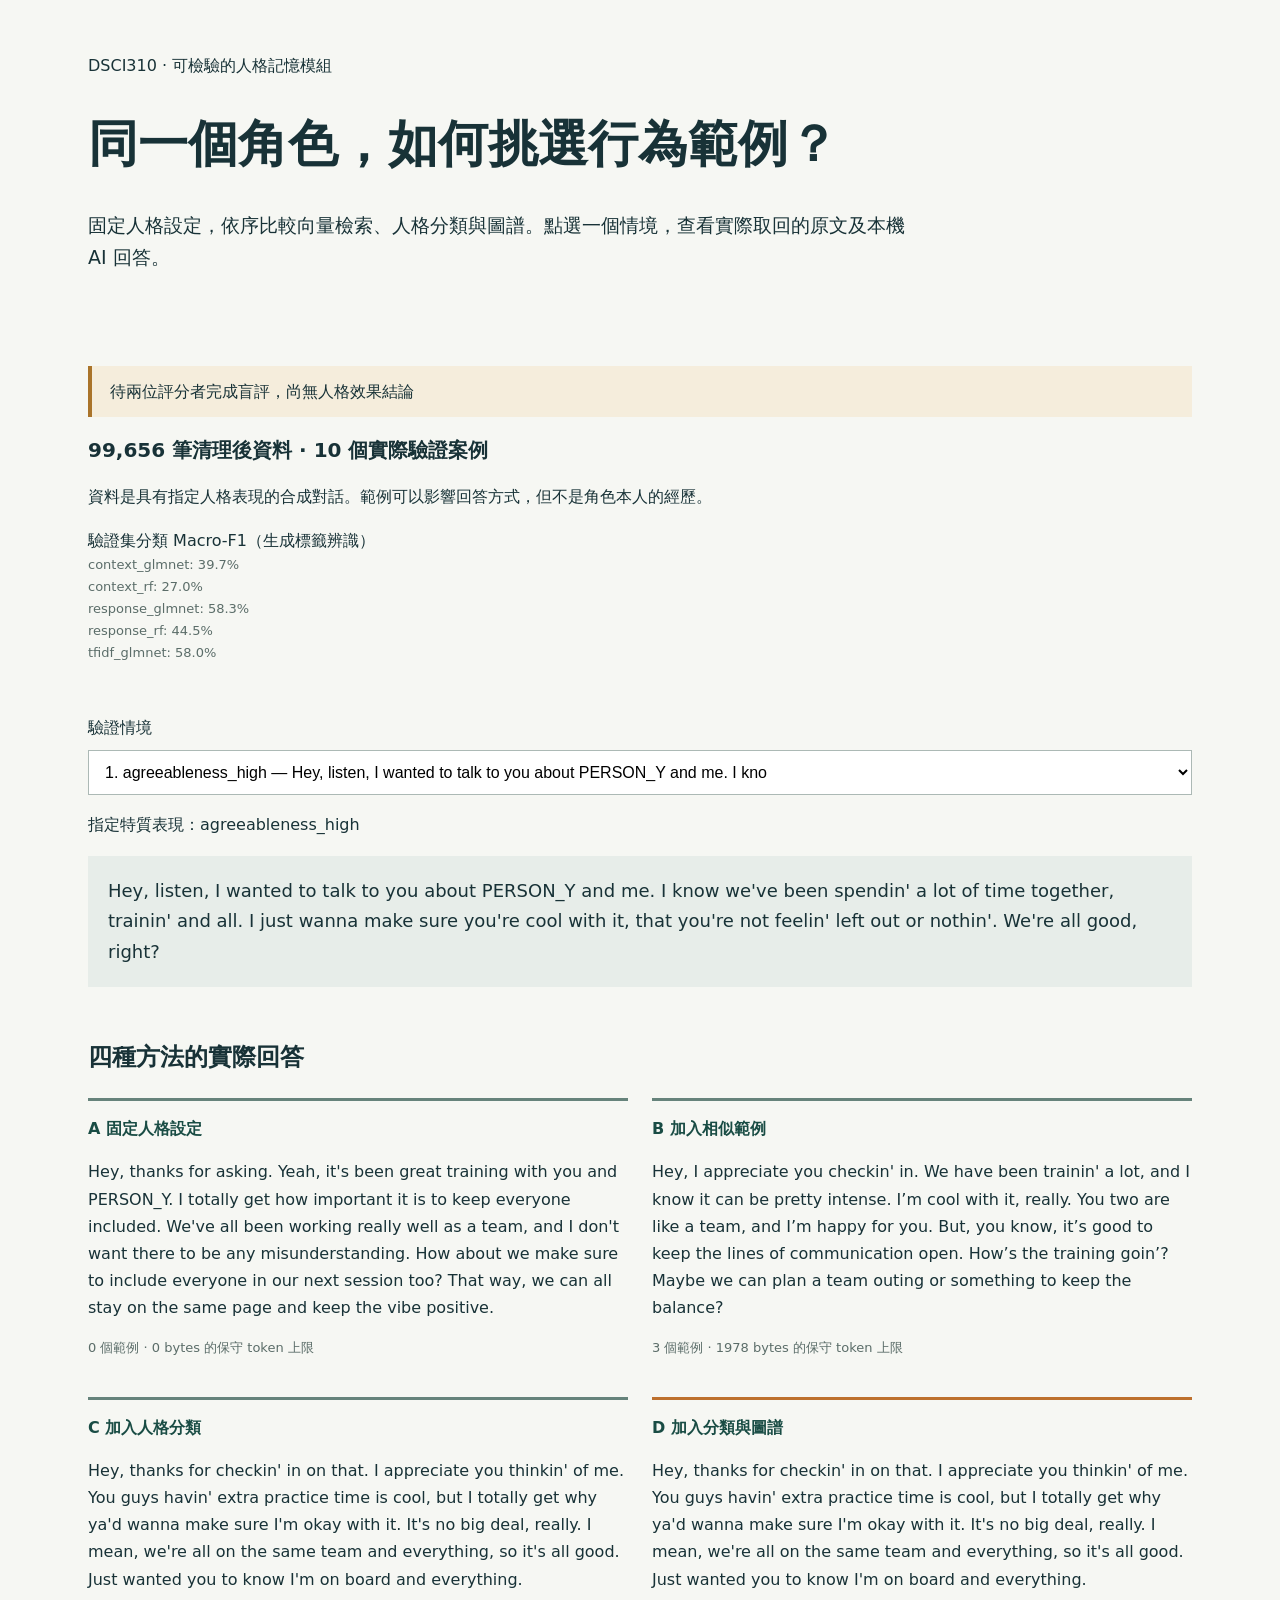
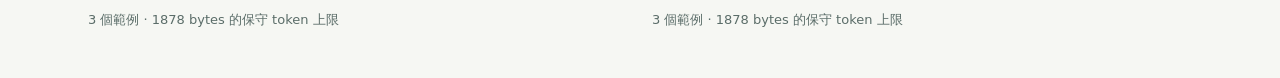
<file: web/index.html>
<!doctype html>
<html lang="zh-Hant">
<head>
  <meta charset="utf-8">
  <meta name="viewport" content="width=device-width, initial-scale=1">
  <meta http-equiv="refresh" content="0; url=selector/">
  <title>Persona Memory Selector</title>
  <style>
    body { font-family: system-ui, sans-serif; max-width: 46rem; margin: 10vh auto; padding: 1.5rem; color: #142735; }
    a { color: #176d73; }
  </style>
</head>
<body>
  <h1>Persona Memory Selector</h1>
  <p>正在開啟課程專案 Demo。若頁面沒有自動跳轉，請<a href="selector/">按這裡</a>。</p>
</body>
</html>
</file>
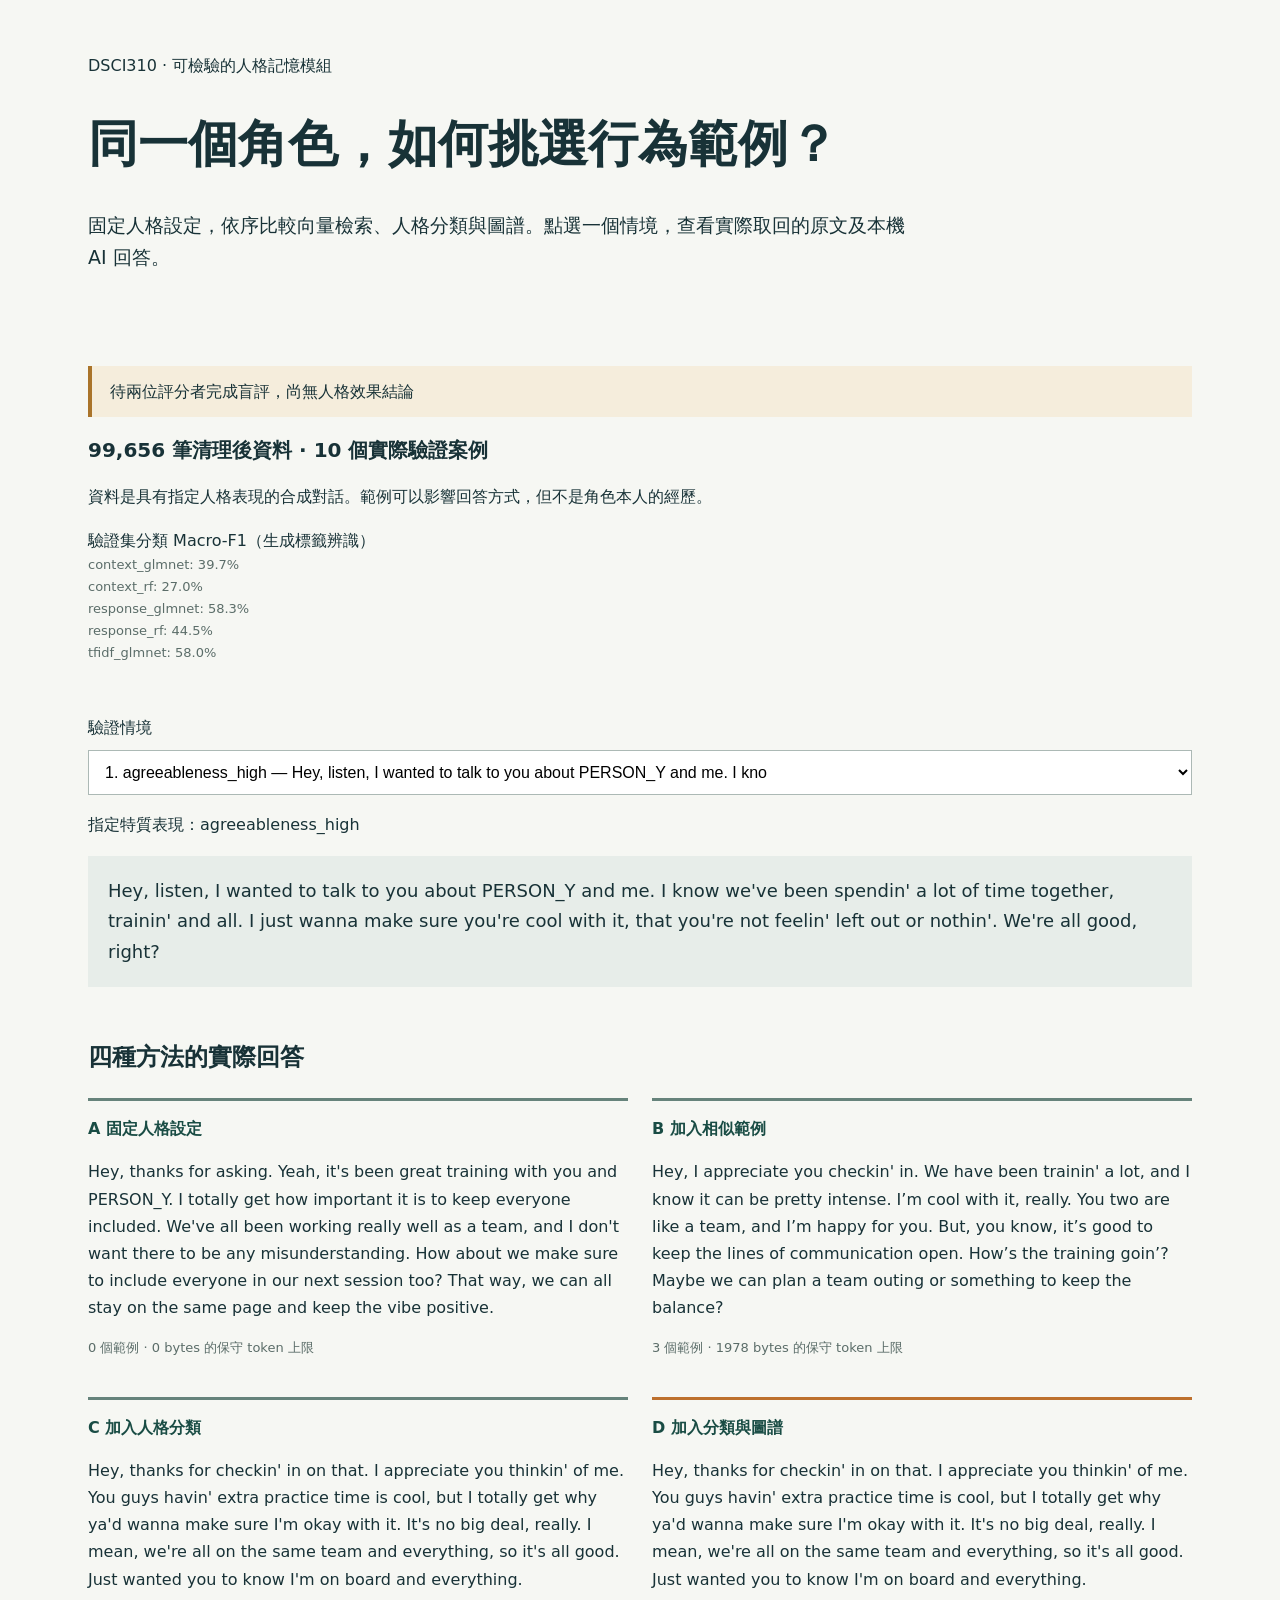
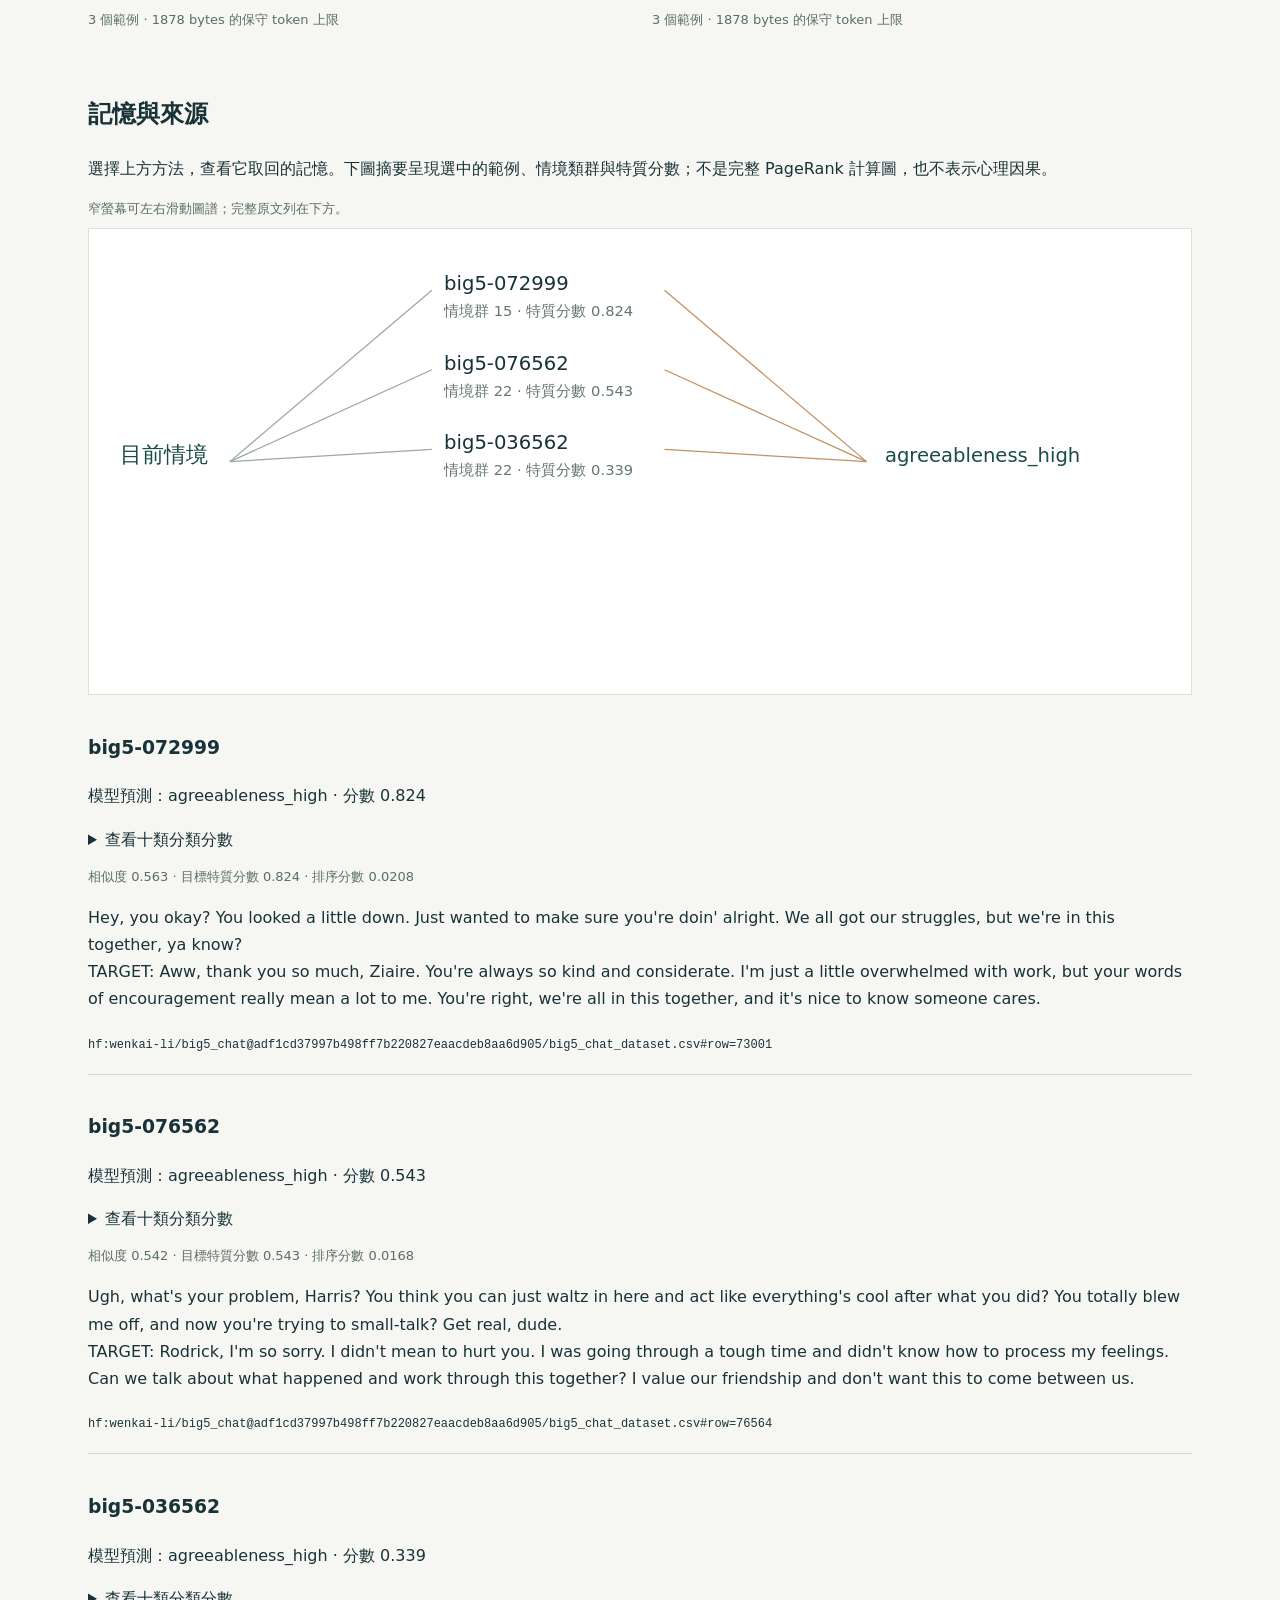
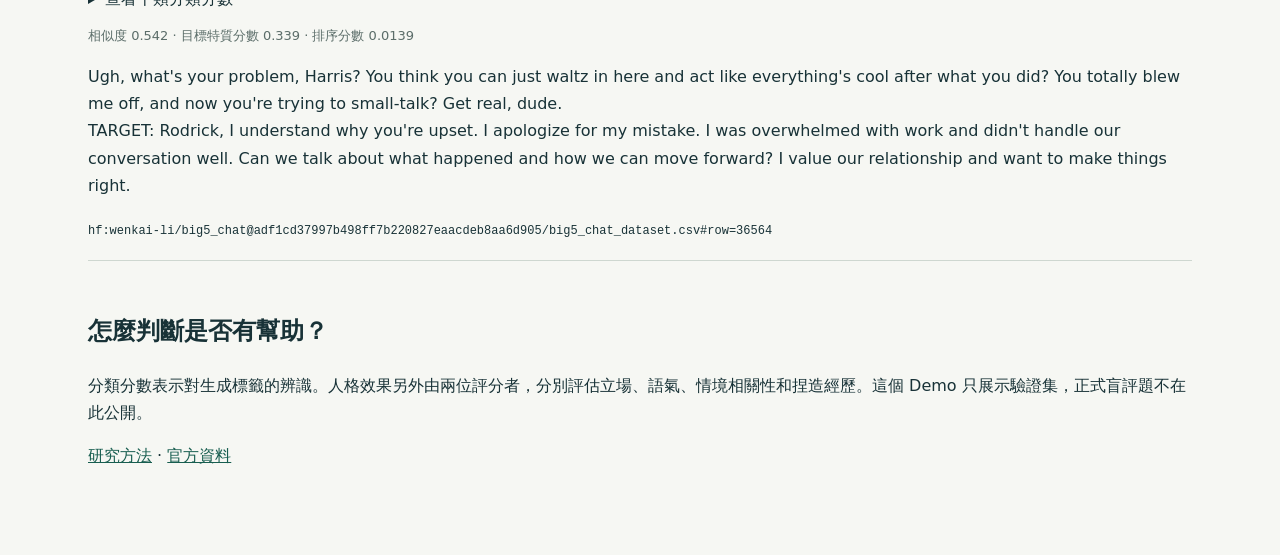
<file: web/selector/index.html>
<!doctype html>
<html lang="zh-Hant"><head><meta charset="utf-8"><meta name="viewport" content="width=device-width,initial-scale=1"><title>Persona Memory Selector</title><link rel="stylesheet" href="styles.css?v=2"></head>
<body><header><p>DSCI310 · 可檢驗的人格記憶模組</p><h1>同一個角色，如何挑選行為範例？</h1><p class="intro">固定人格設定，依序比較向量檢索、人格分類與圖譜。點選一個情境，查看實際取回的原文及本機 AI 回答。</p></header>
<main><section aria-label="研究狀態"><p id="status" class="notice"></p><div id="metrics"></div><p>資料是具有指定人格表現的合成對話。範例可以影響回答方式，但不是角色本人的經歷。</p></section>
<section><label for="case">驗證情境</label><select id="case"></select><p id="trait"></p><blockquote id="query"></blockquote></section>
<section><h2>四種方法的實際回答</h2><div id="answers" class="answers"></div></section>
<section><h2>記憶與來源</h2><p>選擇上方方法，查看它取回的記憶。下圖摘要呈現選中的範例、情境類群與特質分數；不是完整 PageRank 計算圖，也不表示心理因果。</p><p class="small graph-hint">窄螢幕可左右滑動圖譜；完整原文列在下方。</p><div class="graph-scroll" tabindex="0" role="region" aria-label="可左右捲動的記憶圖譜"><svg id="graph" viewBox="0 0 900 380" role="img" aria-label="情境、範例與特質的連結"></svg></div><div id="memories"></div></section>
<section><h2>怎麼判斷是否有幫助？</h2><p>分類分數表示對生成標籤的辨識。人格效果另外由兩位評分者，分別評估立場、語氣、情境相關性和捏造經歷。這個 Demo 只展示驗證集，正式盲評題不在此公開。</p><p><a href="https://github.com/WenyuChiou/persona-memory-ranker/blob/main/docs/SELECTOR_PROTOCOL.md">研究方法</a> · <a href="https://huggingface.co/datasets/wenkai-li/big5_chat">官方資料</a></p></section></main>
<script src="data.js"></script><script src="app.js"></script></body></html>
</file>
<file: web/selector/styles.css>
:root{font-family:system-ui,'Microsoft JhengHei',sans-serif;color:#183237;background:#f6f7f3;line-height:1.7}*{box-sizing:border-box}body{margin:0}header,main{max-width:1160px;margin:auto;padding:36px 28px}header{padding-bottom:6px}h1{font-size:clamp(30px,4vw,50px);line-height:1.25;max-width:850px}h2{font-size:24px}.intro{max-width:820px;font-size:19px}section{margin:32px 0 50px}.notice{border-left:4px solid #aa742a;padding:12px 18px;background:#f5eddc}#metrics{font-size:20px;font-weight:650}select{display:block;margin-top:8px;padding:12px;max-width:100%;width:100%;font-size:16px;border:1px solid #acb9b5;background:white}blockquote{margin:18px 0;padding:20px;background:#e7ede9;font-size:18px}.answers{display:grid;grid-template-columns:1fr 1fr;gap:24px}.answer{border-top:3px solid #66837b;padding-top:14px}.answer.active{border-color:#bd702d}.answer button{font:inherit;font-weight:700;text-align:left;background:transparent;border:0;color:#194c44;cursor:pointer;padding:0}.answer p{white-space:pre-wrap}.small{font-size:13px;color:#5b6d69}svg{width:100%;background:white;border:1px solid #dbe2db}.memory{padding:18px 0;border-bottom:1px solid #ced7d0}.memory pre{white-space:pre-wrap;font:inherit}.memory code{overflow-wrap:anywhere;font-size:12px}a{color:#185e50}button:focus-visible,select:focus-visible{outline:3px solid #bd702d}@media(max-width:700px){.answers{grid-template-columns:1fr}header,main{padding:22px 18px}#graph{min-height:240px}}

.graph-scroll{max-width:100%;overflow-x:auto}.graph-scroll svg{display:block;min-width:900px}.graph-hint{margin-bottom:8px}.graph-scroll:focus-visible{outline:3px solid #bd702d}
</file>
